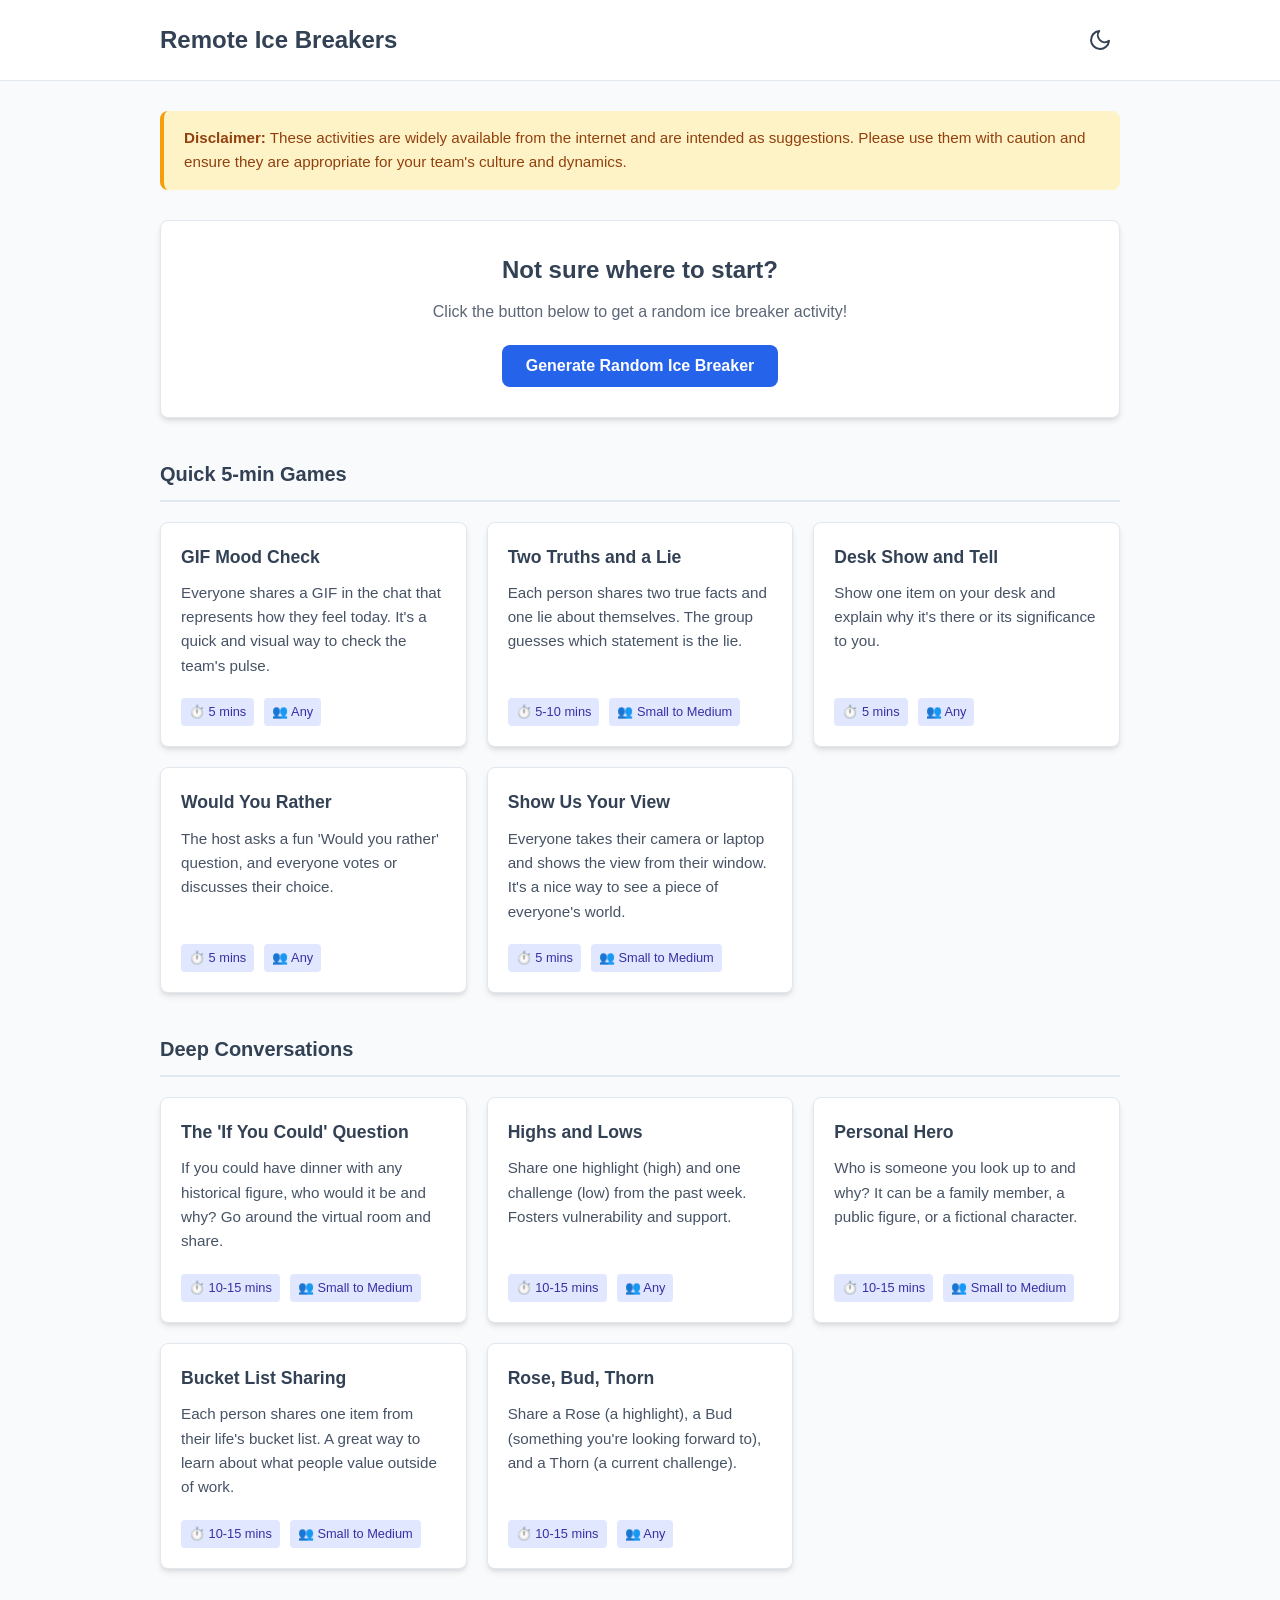
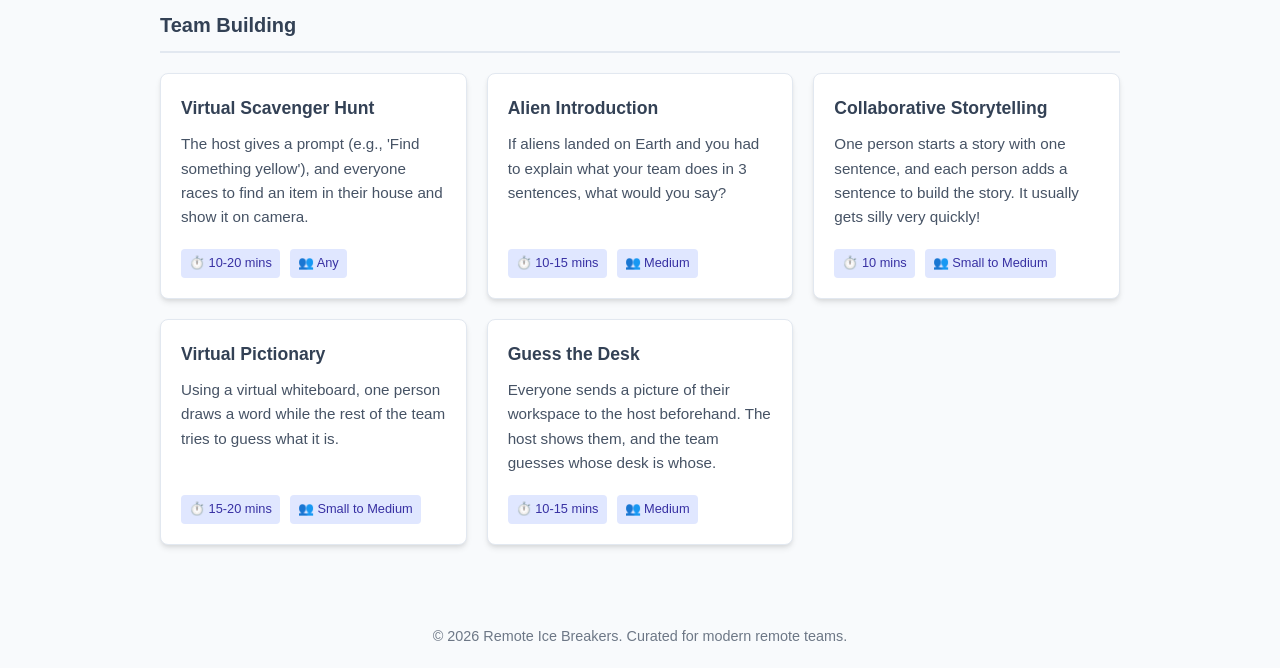
<file: index.html>
<!DOCTYPE html>
<html lang="en">
<head>
    <meta charset="UTF-8">
    <meta name="viewport" content="width=device-width, initial-scale=1.0">
    <title>Remote Ice Breakers</title>
    <meta name="description" content="A curated list of remote ice breaker activities for teams.">
    <link rel="stylesheet" href="style.css">
</head>
<body>
    <header class="header">
        <div class="container header-content">
            <h1><a href="index.html" class="home-link">Remote Ice Breakers</a></h1>
            <button id="theme-toggle" aria-label="Toggle Dark Mode">
                <svg id="moon-icon" xmlns="http://www.w3.org/2000/svg" width="24" height="24" viewBox="0 0 24 24" fill="none" stroke="currentColor" stroke-width="2" stroke-linecap="round" stroke-linejoin="round" class="feather feather-moon"><path d="M21 12.79A9 9 0 1 1 11.21 3 7 7 0 0 0 21 12.79z"></path></svg>
                <svg id="sun-icon" xmlns="http://www.w3.org/2000/svg" width="24" height="24" viewBox="0 0 24 24" fill="none" stroke="currentColor" stroke-width="2" stroke-linecap="round" stroke-linejoin="round" class="feather feather-sun" style="display:none;"><circle cx="12" cy="12" r="5"></circle><line x1="12" y1="1" x2="12" y2="3"></line><line x1="12" y1="21" x2="12" y2="23"></line><line x1="4.22" y1="4.22" x2="5.64" y2="5.64"></line><line x1="18.36" y1="18.36" x2="19.78" y2="19.78"></line><line x1="1" y1="12" x2="3" y2="12"></line><line x1="21" y1="12" x2="23" y2="12"></line><line x1="4.22" y1="19.78" x2="5.64" y2="18.36"></line><line x1="18.36" y1="5.64" x2="19.78" y2="4.22"></line></svg>
            </button>
        </div>
    </header>

    <main class="container">
        <div class="disclaimer">
            <strong>Disclaimer:</strong> These activities are widely available from the internet and are intended as suggestions. Please use them with caution and ensure they are appropriate for your team's culture and dynamics.
        </div>

        <section class="randomizer-section">
            <div class="randomizer-card">
                <h2>Not sure where to start?</h2>
                <p>Click the button below to get a random ice breaker activity!</p>
                <button id="random-btn" class="btn primary-btn">Generate Random Ice Breaker</button>
                <div id="random-result" class="random-result hidden">
                    <h3 id="random-title"></h3>
                    <p id="random-desc"></p>
                    <div style="margin-bottom: 20px;">
                        <span id="random-meta" class="meta-tag"></span>
                    </div>
                    <a id="random-link" href="#" class="btn primary-btn" style="display: inline-block; text-decoration: none;">View Activity</a>
                </div>
            </div>
        </section>

        <section id="categories-container" class="categories-section">
            <!-- Categories will be injected here via JS -->
        </section>
    </main>

    <footer>
        <div class="container">
            <p>&copy; <span id="year"></span> Remote Ice Breakers. Curated for modern remote teams.</p>
        </div>
    </footer>

    <script src="data.js"></script>
    <script src="theme.js"></script>
    <script src="script.js"></script>
</body>
</html>
</file>
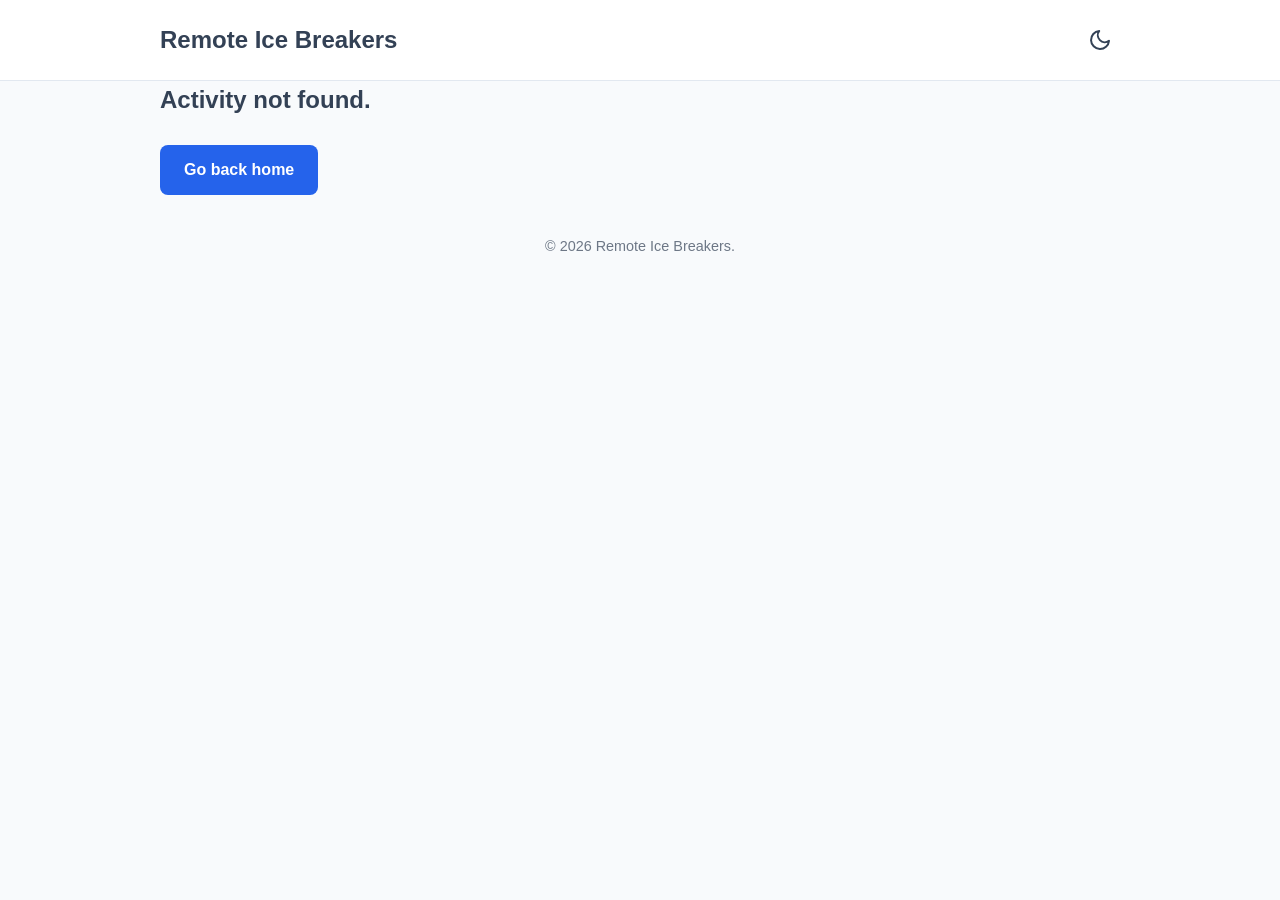
<file: activity.html>
<!DOCTYPE html>
<html lang="en">
<head>
    <meta charset="UTF-8">
    <meta name="viewport" content="width=device-width, initial-scale=1.0">
    <title>Activity Details - Remote Ice Breakers</title>
    <link rel="stylesheet" href="style.css">
</head>
<body>
    <header class="header">
        <div class="container header-content">
            <h1><a href="index.html" class="home-link">Remote Ice Breakers</a></h1>
            <button id="theme-toggle" aria-label="Toggle Dark Mode">
                <svg id="moon-icon" xmlns="http://www.w3.org/2000/svg" width="24" height="24" viewBox="0 0 24 24" fill="none" stroke="currentColor" stroke-width="2" stroke-linecap="round" stroke-linejoin="round" class="feather feather-moon"><path d="M21 12.79A9 9 0 1 1 11.21 3 7 7 0 0 0 21 12.79z"></path></svg>
                <svg id="sun-icon" xmlns="http://www.w3.org/2000/svg" width="24" height="24" viewBox="0 0 24 24" fill="none" stroke="currentColor" stroke-width="2" stroke-linecap="round" stroke-linejoin="round" class="feather feather-sun" style="display:none;"><circle cx="12" cy="12" r="5"></circle><line x1="12" y1="1" x2="12" y2="3"></line><line x1="12" y1="21" x2="12" y2="23"></line><line x1="4.22" y1="4.22" x2="5.64" y2="5.64"></line><line x1="18.36" y1="18.36" x2="19.78" y2="19.78"></line><line x1="1" y1="12" x2="3" y2="12"></line><line x1="21" y1="12" x2="23" y2="12"></line><line x1="4.22" y1="19.78" x2="5.64" y2="18.36"></line><line x1="18.36" y1="5.64" x2="19.78" y2="4.22"></line></svg>
            </button>
        </div>
    </header>

    <main class="container activity-page">
        <nav class="breadcrumbs">
            <a href="index.html">Home</a> &gt; 
            <span id="bc-category">Category</span> &gt; 
            <strong id="bc-title">Title</strong>
        </nav>

        <section class="activity-hero">
            <h2 id="act-title">Loading...</h2>
            <div class="activity-meta" style="margin: 15px 0;">
                <span id="act-duration" class="meta-tag"></span>
                <span id="act-group" class="meta-tag"></span>
            </div>
            <p id="act-desc" class="act-desc-main"></p>
            
            <div class="act-section">
                <h3>Why it works</h3>
                <p id="act-detailed-desc"></p>
            </div>
        </section>

        <section class="prompt-section hidden" id="prompt-section">
            <div class="prompt-card">
                <h3>Prompt</h3>
                <div class="prompt-content" id="prompt-content">Click 'Next' to start.</div>
                <div class="prompt-controls">
                    <button id="next-prompt-btn" class="btn primary-btn">Next</button>
                    <span id="prompt-counter" class="prompt-counter"></span>
                </div>
            </div>
        </section>
    </main>

    <footer>
        <div class="container">
            <p>&copy; <span id="year"></span> Remote Ice Breakers.</p>
        </div>
    </footer>

    <script src="data.js"></script>
    <script src="theme.js"></script>
    <script src="activity.js"></script>
</body>
</html>
</file>
<file: style.css>
:root {
    /* Light Mode Variables */
    --bg-color: #f8fafc;
    --text-color: #334155;
    --card-bg: #ffffff;
    --primary-color: #2563eb;
    --primary-hover: #1d4ed8;
    --border-color: #e2e8f0;
    --disclaimer-bg: #fef3c7;
    --disclaimer-text: #92400e;
    --meta-bg: #e0e7ff;
    --meta-text: #3730a3;
    --shadow: 0 4px 6px -1px rgba(0, 0, 0, 0.1), 0 2px 4px -1px rgba(0, 0, 0, 0.06);
    --radius: 8px;
    --transition: all 0.3s ease;
}

[data-theme="dark"] {
    /* Dark Mode Variables */
    --bg-color: #0f172a;
    --text-color: #e2e8f0;
    --card-bg: #1e293b;
    --primary-color: #3b82f6;
    --primary-hover: #60a5fa;
    --border-color: #334155;
    --disclaimer-bg: #451a03;
    --disclaimer-text: #fde68a;
    --meta-bg: #312e81;
    --meta-text: #e0e7ff;
    --shadow: 0 4px 6px -1px rgba(0, 0, 0, 0.5), 0 2px 4px -1px rgba(0, 0, 0, 0.3);
}

* {
    box-sizing: border-box;
    margin: 0;
    padding: 0;
}

body {
    font-family: -apple-system, BlinkMacSystemFont, "Segoe UI", Roboto, Helvetica, Arial, sans-serif;
    background-color: var(--bg-color);
    color: var(--text-color);
    line-height: 1.6;
    transition: background-color var(--transition), color var(--transition);
}

.container {
    max-width: 1000px;
    margin: 0 auto;
    padding: 0 20px;
}

/* Header */
.header {
    background-color: var(--card-bg);
    border-bottom: 1px solid var(--border-color);
    padding: 20px 0;
    position: sticky;
    top: 0;
    z-index: 100;
    transition: background-color var(--transition), border-color var(--transition);
}

.header-content {
    display: flex;
    justify-content: space-between;
    align-items: center;
}

h1 {
    font-size: 1.5rem;
    font-weight: 700;
}

.home-link {
    text-decoration: none;
    color: inherit;
}

#theme-toggle {
    background: none;
    border: none;
    color: var(--text-color);
    cursor: pointer;
    padding: 8px;
    border-radius: 50%;
    display: flex;
    align-items: center;
    justify-content: center;
    transition: background-color var(--transition);
}

#theme-toggle:hover {
    background-color: var(--border-color);
}

/* Disclaimer */
.disclaimer {
    background-color: var(--disclaimer-bg);
    color: var(--disclaimer-text);
    padding: 15px 20px;
    border-radius: var(--radius);
    margin: 30px 0;
    font-size: 0.95rem;
    border-left: 4px solid #f59e0b;
}

/* Randomizer */
.randomizer-card {
    background-color: var(--card-bg);
    border: 1px solid var(--border-color);
    border-radius: var(--radius);
    padding: 30px;
    text-align: center;
    box-shadow: var(--shadow);
    margin-bottom: 40px;
    transition: background-color var(--transition), border-color var(--transition);
}

.randomizer-card h2 {
    margin-bottom: 10px;
}

.randomizer-card p {
    margin-bottom: 20px;
    color: var(--text-color);
    opacity: 0.8;
}

.btn {
    font-family: inherit;
    font-size: 1rem;
    font-weight: 600;
    padding: 12px 24px;
    border-radius: var(--radius);
    border: none;
    cursor: pointer;
    transition: background-color var(--transition), transform 0.1s;
}

.btn:active {
    transform: scale(0.98);
}

.primary-btn {
    background-color: var(--primary-color);
    color: white;
}

.primary-btn:hover {
    background-color: var(--primary-hover);
}

.random-result {
    margin-top: 25px;
    padding-top: 25px;
    border-top: 1px solid var(--border-color);
    animation: fadeIn 0.5s ease;
}

.hidden {
    display: none !important;
}

/* Categories & Cards */
.category-section {
    margin-bottom: 40px;
}

.category-title {
    font-size: 1.25rem;
    margin-bottom: 20px;
    padding-bottom: 10px;
    border-bottom: 2px solid var(--border-color);
}

.activities-grid {
    display: grid;
    grid-template-columns: repeat(auto-fill, minmax(300px, 1fr));
    gap: 20px;
}

.activity-card {
    background-color: var(--card-bg);
    border: 1px solid var(--border-color);
    border-radius: var(--radius);
    padding: 20px;
    box-shadow: var(--shadow);
    display: flex;
    flex-direction: column;
    transition: transform var(--transition), box-shadow var(--transition), background-color var(--transition), border-color var(--transition);
    cursor: pointer;
}

.activity-card:hover {
    transform: translateY(-5px);
    box-shadow: 0 10px 15px -3px rgba(0, 0, 0, 0.1), 0 4px 6px -2px rgba(0, 0, 0, 0.05);
}

.activity-title {
    font-size: 1.1rem;
    font-weight: 600;
    margin-bottom: 10px;
}

.activity-desc {
    font-size: 0.95rem;
    margin-bottom: 20px;
    flex-grow: 1;
    opacity: 0.9;
}

.activity-meta {
    display: flex;
    gap: 10px;
    flex-wrap: wrap;
}

.meta-tag {
    background-color: var(--meta-bg);
    color: var(--meta-text);
    font-size: 0.8rem;
    font-weight: 500;
    padding: 4px 8px;
    border-radius: 4px;
}

/* Activity Detail Page */
.breadcrumbs {
    margin: 20px 0;
    font-size: 0.9rem;
    opacity: 0.8;
}

.breadcrumbs a {
    color: var(--primary-color);
    text-decoration: none;
}

.breadcrumbs a:hover {
    text-decoration: underline;
}

.activity-hero {
    background-color: var(--card-bg);
    padding: 30px;
    border-radius: var(--radius);
    border: 1px solid var(--border-color);
    box-shadow: var(--shadow);
    margin-bottom: 30px;
    transition: background-color var(--transition), border-color var(--transition);
}

.act-desc-main {
    font-size: 1.15rem;
    margin-bottom: 25px;
    opacity: 0.9;
}

.act-section {
    background-color: var(--bg-color);
    padding: 20px;
    border-radius: var(--radius);
    border: 1px solid var(--border-color);
    transition: background-color var(--transition), border-color var(--transition);
}

.act-section h3 {
    color: var(--primary-color);
    margin-bottom: 10px;
}

/* Prompt Cycler Component */
.prompt-card {
    background: linear-gradient(135deg, var(--primary-color), #4338ca);
    color: white;
    padding: 40px 30px;
    border-radius: var(--radius);
    text-align: center;
    box-shadow: var(--shadow);
    margin-bottom: 40px;
}

.prompt-card h3 {
    margin-bottom: 20px;
    opacity: 0.9;
    font-weight: 500;
    text-transform: uppercase;
    letter-spacing: 1px;
    font-size: 0.9rem;
}

.prompt-content {
    font-size: 1.5rem;
    font-weight: 600;
    margin-bottom: 30px;
    min-height: 80px;
    display: flex;
    align-items: center;
    justify-content: center;
    line-height: 1.4;
}

.prompt-controls {
    display: flex;
    flex-direction: column;
    align-items: center;
    gap: 15px;
}

.prompt-card .btn {
    background-color: white;
    color: var(--primary-color);
    box-shadow: 0 4px 6px rgba(0,0,0,0.1);
}

.prompt-card .btn:hover {
    background-color: #f8fafc;
    transform: translateY(-2px);
    box-shadow: 0 6px 8px rgba(0,0,0,0.15);
}

.prompt-counter {
    font-size: 0.85rem;
    opacity: 0.8;
}

/* Footer */
footer {
    text-align: center;
    padding: 40px 0 20px;
    font-size: 0.9rem;
    opacity: 0.7;
}

@keyframes fadeIn {
    from { opacity: 0; transform: translateY(-10px); }
    to { opacity: 1; transform: translateY(0); }
}

@media (max-width: 600px) {
    .activities-grid {
        grid-template-columns: 1fr;
    }
}
</file>
